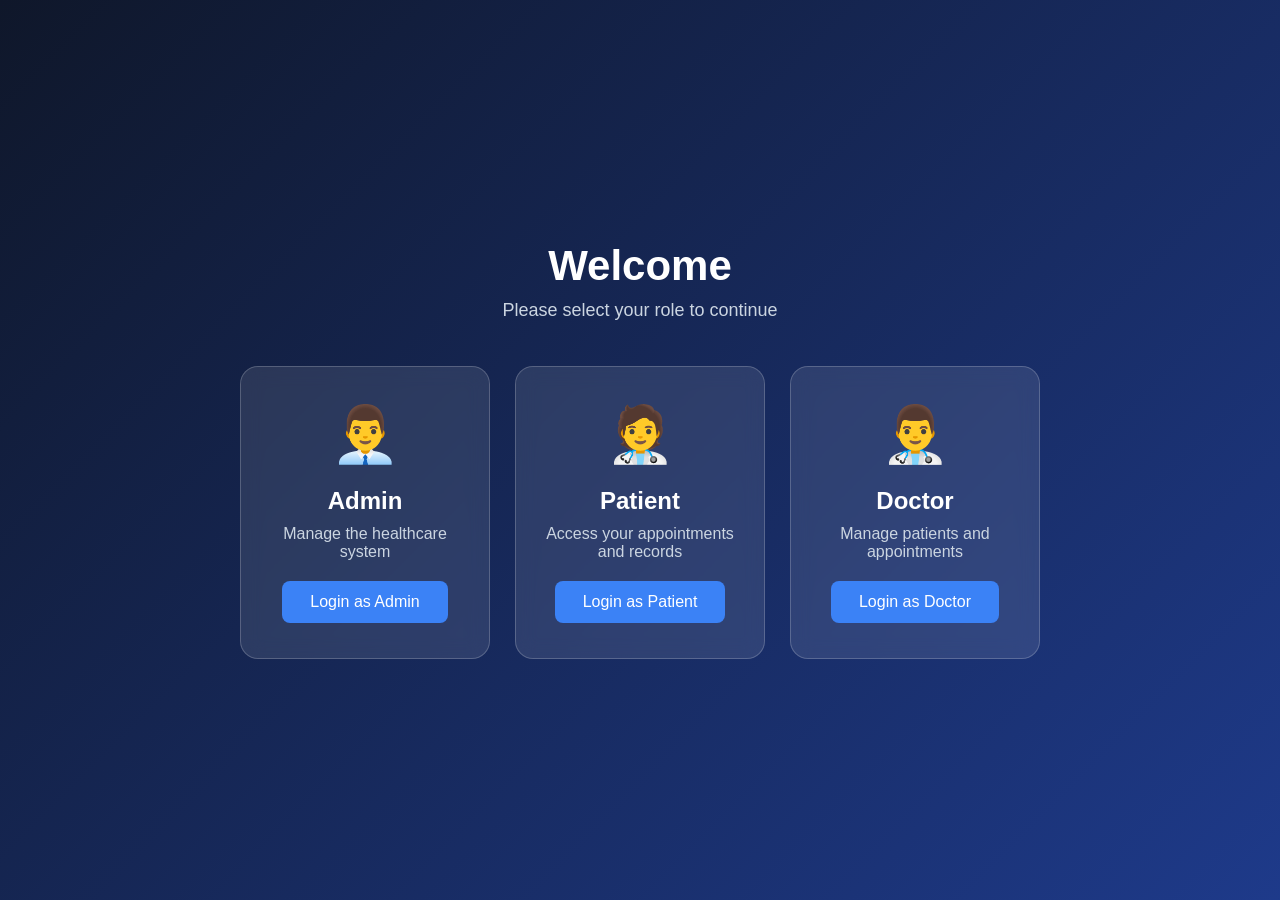
<file: app/src/main/resources/static/index.html>
<!DOCTYPE html>
<html lang="en">
<head>
    <meta charset="UTF-8">
    <meta name="viewport" content="width=device-width, initial-scale=1.0">

    <title>Select Role</title>

    <style>
        * {
            box-sizing: border-box;
            margin: 0;
            padding: 0;
        }

        body {
            min-height: 100vh;
            font-family: Arial, sans-serif;
            background: linear-gradient(135deg, #0f172a, #1e3a8a);
            display: flex;
            justify-content: center;
            align-items: center;
            color: white;
        }

        .container {
            width: 90%;
            max-width: 1000px;
            text-align: center;
        }

        h1 {
            font-size: 42px;
            margin-bottom: 10px;
        }

        .subtitle {
            font-size: 18px;
            color: #cbd5e1;
            margin-bottom: 45px;
        }

        .roles {
            display: flex;
            justify-content: center;
            gap: 25px;
            flex-wrap: wrap;
        }

        .role-card {
            width: 250px;
            padding: 35px 25px;
            background: rgba(255, 255, 255, 0.1);
            border: 1px solid rgba(255, 255, 255, 0.2);
            border-radius: 18px;
            backdrop-filter: blur(10px);
            cursor: pointer;
            transition: 0.3s;
        }

        .role-card:hover {
            transform: translateY(-8px);
            background: rgba(255, 255, 255, 0.18);
        }

        .icon {
            font-size: 55px;
            margin-bottom: 20px;
        }

        .role-card h2 {
            margin-bottom: 10px;
        }

        .role-card p {
            color: #cbd5e1;
            margin-bottom: 20px;
        }

        button {
            border: none;
            padding: 12px 28px;
            border-radius: 8px;
            background: #3b82f6;
            color: white;
            font-size: 16px;
            cursor: pointer;
        }

        button:hover {
            background: #2563eb;
        }

        .modal {
            display: none;
            position: fixed;
            inset: 0;
            background: rgba(0, 0, 0, 0.7);
            justify-content: center;
            align-items: center;
        }

        .modal-content {
            width: 90%;
            max-width: 400px;
            background: white;
            color: #111827;
            padding: 30px;
            border-radius: 15px;
            position: relative;
        }

        .modal-content h2 {
            margin-bottom: 20px;
        }

        .close {
            position: absolute;
            top: 12px;
            right: 18px;
            font-size: 28px;
            cursor: pointer;
        }

        input {
            width: 100%;
            padding: 12px;
            margin-bottom: 15px;
            border: 1px solid #d1d5db;
            border-radius: 7px;
            font-size: 15px;
        }

        .login-btn {
            width: 100%;
        }
    </style>
</head>

<body>

<div class="container">

    <h1>Welcome</h1>

    <p class="subtitle">
        Please select your role to continue
    </p>

    <div class="roles">

        <div class="role-card" onclick="openLogin('Admin')">
            <div class="icon">👨‍💼</div>
            <h2>Admin</h2>
            <p>Manage the healthcare system</p>
            <button>Login as Admin</button>
        </div>

        <div class="role-card" onclick="openLogin('Patient')">
            <div class="icon">🧑‍⚕️</div>
            <h2>Patient</h2>
            <p>Access your appointments and records</p>
            <button>Login as Patient</button>
        </div>

        <div class="role-card" onclick="openLogin('Doctor')">
            <div class="icon">👨‍⚕️</div>
            <h2>Doctor</h2>
            <p>Manage patients and appointments</p>
            <button>Login as Doctor</button>
        </div>

    </div>

</div>


<!-- Login Modal -->

<div id="loginModal" class="modal">

    <div class="modal-content">

        <span class="close" onclick="closeLogin()">&times;</span>

        <h2 id="loginTitle">Login</h2>

        <form>

            <input
                type="text"
                id="username"
                placeholder="Username"
                required
            >

            <input
                type="password"
                id="password"
                placeholder="Password"
                required
            >

            <button
                type="submit"
                class="login-btn">
                Login
            </button>

        </form>

    </div>

</div>


<script>
let selectedRole="";

function openLogin(role){
selectedRole=role;
document.getElementById("loginTitle").innerText=role+" Login";
document.getElementById("loginModal").style.display="flex";
document.getElementById("username").value="";
document.getElementById("password").value="";
}

function closeLogin(){
document.getElementById("loginModal").style.display="none";
}

window.onclick=function(event){
const modal=document.getElementById("loginModal");
if(event.target===modal) closeLogin();
};

document.querySelector("#loginModal form").addEventListener("submit",async function(event){
event.preventDefault();

const username=document.getElementById("username").value.trim();
const password=document.getElementById("password").value;

if(!username||!password){
alert("Please enter username/email and password");
return;
}

let url;
let body;

if(selectedRole==="Admin"){
url="/admin/login";
body={username:username,password:password};
}else if(selectedRole==="Patient"){
url="/patient/login";
body={email:username,password:password};
}else if(selectedRole==="Doctor"){
url="/doctor/login";
body={email:username,password:password};
}

try{
const response=await fetch(url,{
method:"POST",
headers:{"Content-Type":"application/json"},
body:JSON.stringify(body)
});

const data = await response.text();

if (!response.ok) {
    alert("Login failed: " + data);
    return;
}

localStorage.setItem("role", selectedRole);

alert("Login successful!");
closeLogin();

if (selectedRole === "Admin") {

    localStorage.setItem("token", data);

    window.location.href =
        "/adminDashboard/" + encodeURIComponent(data);

} else if (selectedRole === "Doctor") {

    localStorage.setItem("token", data);

    window.location.href =
        "/doctorDashboard/" + encodeURIComponent(data);

} else if (selectedRole === "Patient") {

    const result = JSON.parse(data);

    localStorage.setItem("token", result.token);

    window.location.href =
        "/pages/loggedPatientDashboard.html";
}
}catch(error){
console.error("Login error:",error);
alert("Unable to connect to server.");
}
});
</script>

</body>
</html>
</file>
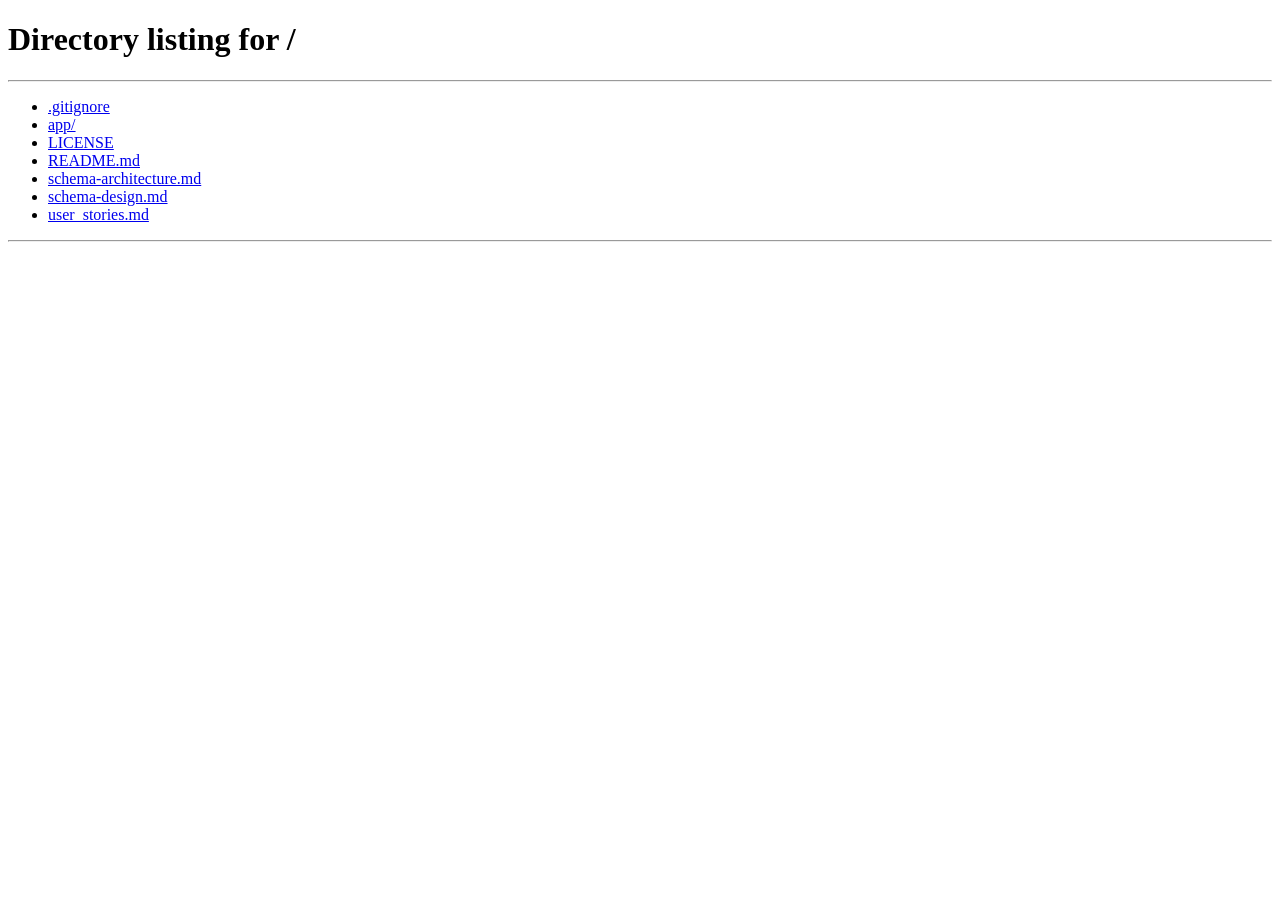
<file: app/src/main/resources/static/pages/addPrescription.html>
<!-- addPrescription.html -->
<!DOCTYPE html>
<html lang="en">

<head>
    <meta charset="UTF-8">
    <link rel="icon" type="image/svg+xml" href="../assets/images/logo/logo.png" />
    <title>DoctorDashboard</title>
    <link rel="stylesheet" href="../assets/css/adminDashboard.css">
    <link rel="stylesheet" href="../assets/css/doctorDashboard.css">
    <link rel="stylesheet" href="../assets/css/addPrescription.css">
    <link rel="stylesheet" href="../assets/css/style.css">
    <script src="../js/render.js" defer></script>
    <script src="../js/util.js" defer></script>
    <script src="../js/components/header.js" defer></script>
    <script src="../js/components/footer.js" defer></script>
    <script type="module" src = "../js/addPrescription.js"></script>

</head>

<body onload="renderContent()">
    <div class="container">
        <div class="wrapper">
            <div id="header"></div>
            <div class="main-content">
                <div class="form-container">
                    <h2 id="heading">Add <span>Prescription</span></h2>
                    <form>
                        <label for="patientName">Patient Name</label>
                        <input type="text" id="patientName" disabled>

                        <label for="medicines">Medicine Names</label>
                        <input type="text" id="medicines" placeholder="e.g. Paracetamol, Vitamin C" required>

                        <label for="dosage">Dosage Instructions</label>
                        <textarea id="dosage" rows="3"
                            placeholder="e.g - Paracetamol"></textarea>

                        <label for="notes">Additional Notes</label>
                        <textarea id="notes" rows="3"
                            placeholder="Any precautions or observations (optional)"></textarea>

                        <button type="submit" class="btn-primary" id="savePrescription">Add Prescription</button>
                        <button type="button" onclick="selectRole('doctor')" class="btn-secondary">Cancel</button>
                    </form>
                </div>
            </div>
            <div id="footer"></div>
        </div>
    </div>
</body>
</html>
</file>
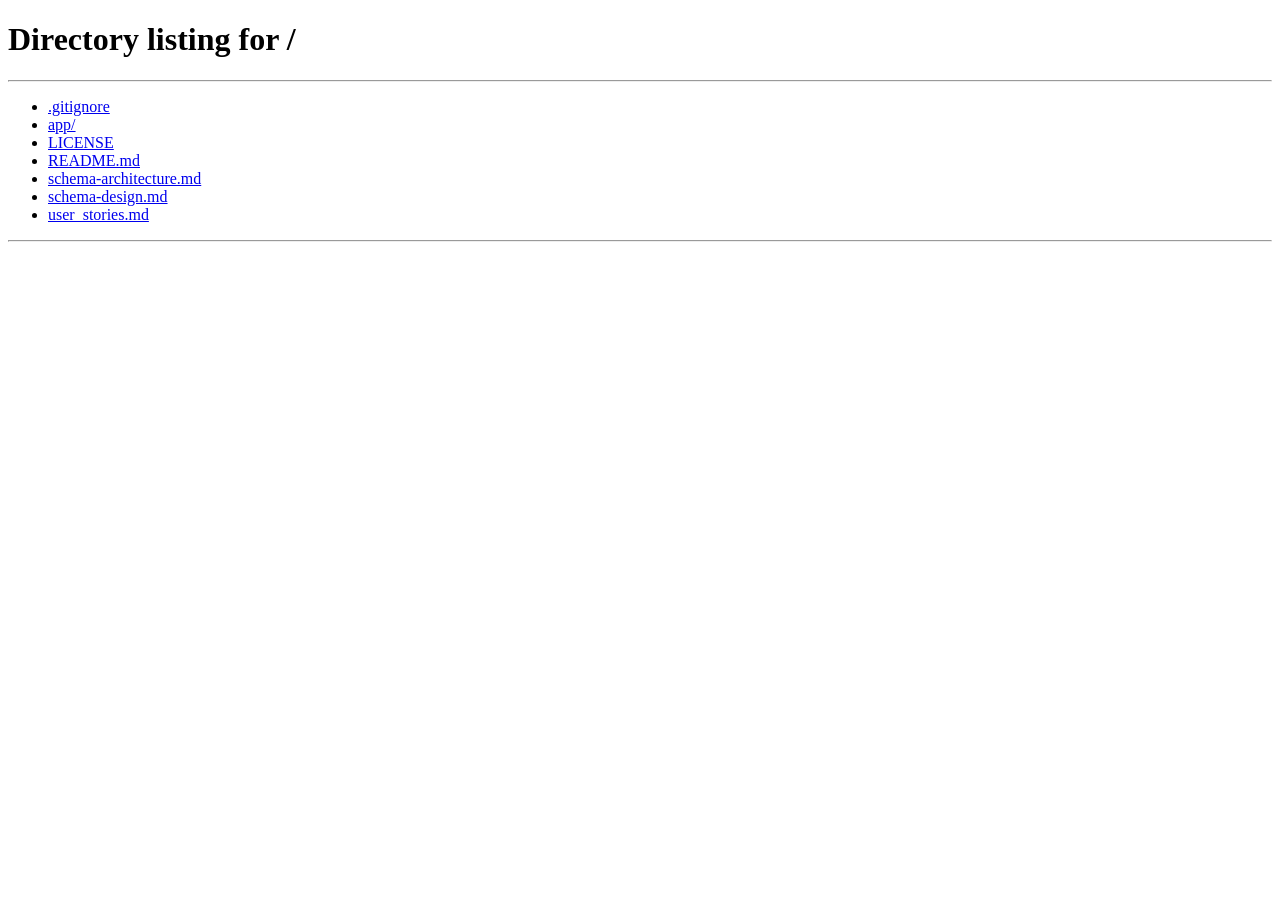
<file: app/src/main/resources/static/pages/loggedPatientDashboard.html>
<!-- loggedPatientDashboard.html -->
<!DOCTYPE html>
<html lang="en">
<head>
    <meta charset="UTF-8">
    <link rel="icon" type="image/svg+xml" href="../assets/images/logo/logo.png" />
    <title>LoggedPatientDashboard</title>
    <link rel = "stylesheet" href = "../assets/css/adminDashboard.css">
    <link rel = "stylesheet" href = "../assets/css/style.css">
    <link rel = "stylesheet" href = "../assets/css/patientDashboard.css">
    <script src = "../js/render.js" defer></script>
    <script src = "../js/util.js" defer></script>
    <script src = "../js/components/header.js" defer></script>
    <script src = "../js/components/footer.js" defer></script>
    <script type = "module" src = "../js/loggedPatient.js" defer></script>
</head>
<body onload="renderContent()">
    <div class="container">
        <div class="wrapper">
            <div id="header"></div>
            <main class="main-content">
                <input type="text" id="searchBar" class="searchBar" placeholder="Search Bar for custom output" />
                <div class="filter-wrapper">
                    <select class="filter-select" id="filterTime">
                        <option value="">Sort by Time</option>
                        <option value="AM">AM</option>
                        <option value="PM">PM</option>
                    </select>
                    <select class="filter-select" id="filterSpecialty">
                        <option value="">Filter by Specialty</option>
                        <option value="Cardiologist">Cardiologist</option>
                        <option value="Dermatologist">Dermatologist</option>
                        <option value="Neurologist">Neurologist</option>
                        <option value="Pediatrician">Pediatrician</option>
                        <option value="Orthopedic">Orthopedic</option>
                        <option value="Gynecologist">Gynecologist</option>
                        <option value="Psychiatrist">Psychiatrist</option>
                        <option value="Dentist">Dentist</option>
                        <option value="Ophthalmologist">Ophthalmologist</option>
                        <option value="Ent">ENT Specialist</option>
                        <option value="Urologist">Urologist</option>
                        <option value="Oncologist">Oncologist</option>
                        <option value="Gastroenterologist">Gastroenterologist</option>
                        <option value="General">General Physician</option>
                    </select>
                </div>
                <div id="content"></div>
            </main>
            <div id="footer"></div>
        </div>
    </div>
</body>
</html>
</file>
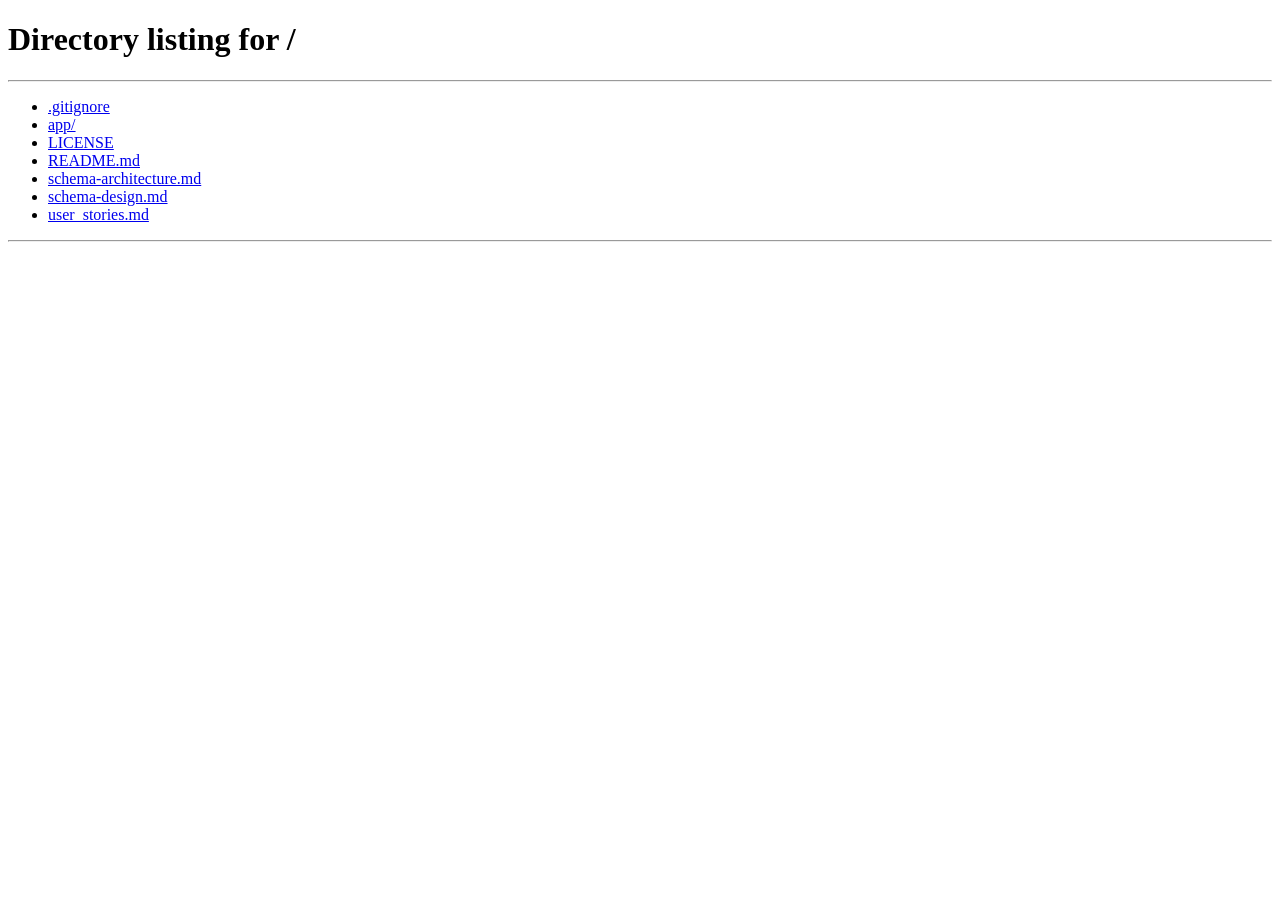
<file: app/src/main/resources/static/pages/patientAppointments.html>
<!-- patientAppointment.html -->
<!DOCTYPE html>
<html lang="en">

<head>
  <meta charset="UTF-8">
  <link rel="icon" type="image/svg+xml" href="../assets/images/logo/logo.png" />
  <title>Patient Appointments</title>
  <link rel="stylesheet" href="../assets/css/adminDashboard.css">
  <link rel="stylesheet" href="../assets/css/doctorDashboard.css">
  <link rel="stylesheet" href="../assets/css/style.css">
  <script src="../js/render.js" defer></script>
  <script src="../js/util.js" defer></script>
  <script src="../js/components/header.js" defer></script>
  <script src="../js/components/footer.js" defer></script>
  <script type="module" src="../js/patientAppointment.js" defer></script>
</head>

<body onload="renderContent()">
  <div class="container">
    <div class="wrapper">
      <div id="header"></div>
      <div class="main-content">
        <h2>Patient <span>Appointment</span></h2>
        <input type="text" id="searchBar" class="searchBar" placeholder="Search Bar for custom output" />
                <div class="filter-wrapper">
                    <select class="filter-select" id="appointmentFilter">
                        <option value="allAppointments">All Appointments</option>
                        <option value="future">Upcoming Appointments</option>
                        <option value="past">Past Appointments</option>
                    </select>
                </div>
        <table id="patientTable">
          <thead class="table-header">
            <tr>
              <th>Patient Name</th>
              <th>Doctor Name</th>
              <th>Date</th>
              <th>Time</th>
              <th>Actions</th>
            </tr>
          </thead>
          <tbody id="patientTableBody">
            <!-- rows will be inserted here dynamically -->
          </tbody>
        </table>
      </div>
      <div id="footer"></div>
    </div>
  </div>
</body>
</html>
</file>
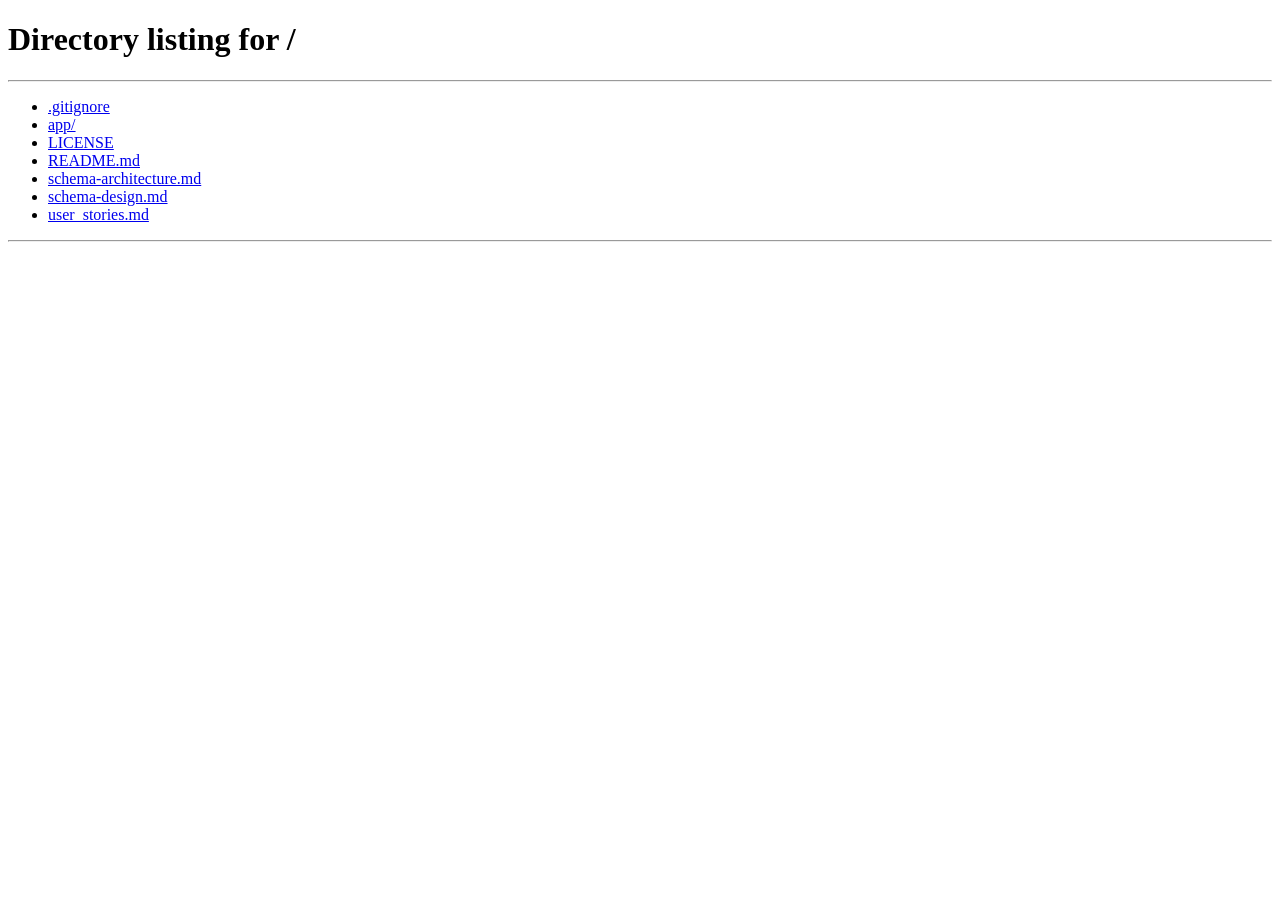
<file: app/src/main/resources/static/pages/patientDashboard.html>
<!-- patientDashboard.html -->
<!DOCTYPE html>
<html lang="en">

<head>
    <meta charset="UTF-8">
    <link rel="icon" type="image/svg+xml" href="../assets/images/logo/logo.png" />
    <title>PatientDashboard</title>
    <link rel="stylesheet" href="../assets/css/adminDashboard.css">
    <link rel="stylesheet" href="../assets/css/style.css">
    <link rel="stylesheet" href="../assets/css/patientDashboard.css">
    <script src="../js/render.js" defer></script>
    <script src="../js/util.js" defer></script>
    <script src="../js/components/header.js" defer></script>
    <script src="../js/components/footer.js" defer></script>
    <script type="module" src="../js/components/modals.js"></script>
</head>

<body onload="renderContent()">
    <div class="container">
        <div class="wrapper">
            <div id="header"></div>
            <main class="main-content">
                <input type="text" id="searchBar" class="searchBar" placeholder="Search Bar for custom output" />
                <div class="filter-wrapper">
                    <select class="filter-select" id="filterTime">
                        <option value="">Sort by Time</option>
                        <option value="AM">AM</option>
                        <option value="PM">PM</option>
                    </select>
                    <select class="filter-select" id="filterSpecialty">
                        <option value="">Filter by Specialty</option>
                        <option value="Cardiologist">Cardiologist</option>
                        <option value="Dermatologist">Dermatologist</option>
                        <option value="Neurologist">Neurologist</option>
                        <option value="Pediatrician">Pediatrician</option>
                        <option value="Orthopedic">Orthopedic</option>
                        <option value="Gynecologist">Gynecologist</option>
                        <option value="Psychiatrist">Psychiatrist</option>
                        <option value="Dentist">Dentist</option>
                        <option value="Ophthalmologist">Ophthalmologist</option>
                        <option value="Ent">ENT Specialist</option>
                        <option value="Urologist">Urologist</option>
                        <option value="Oncologist">Oncologist</option>
                        <option value="Gastroenterologist">Gastroenterologist</option>
                        <option value="General">General Physician</option>
                    </select>
                </div>
                <div id="content"></div>
            </main>
            <div id="footer"></div>
        </div>
    </div>
    <div id="modal" class="modal">
        <div class="modal-content">
            <span class="close" id="closeModal">&times;</span>
            <div id="modal-body"></div>
        </div>
    </div>
    <script type="module" src="../js/patientDashboard.js" defer></script>
</body>

</html>
</file>
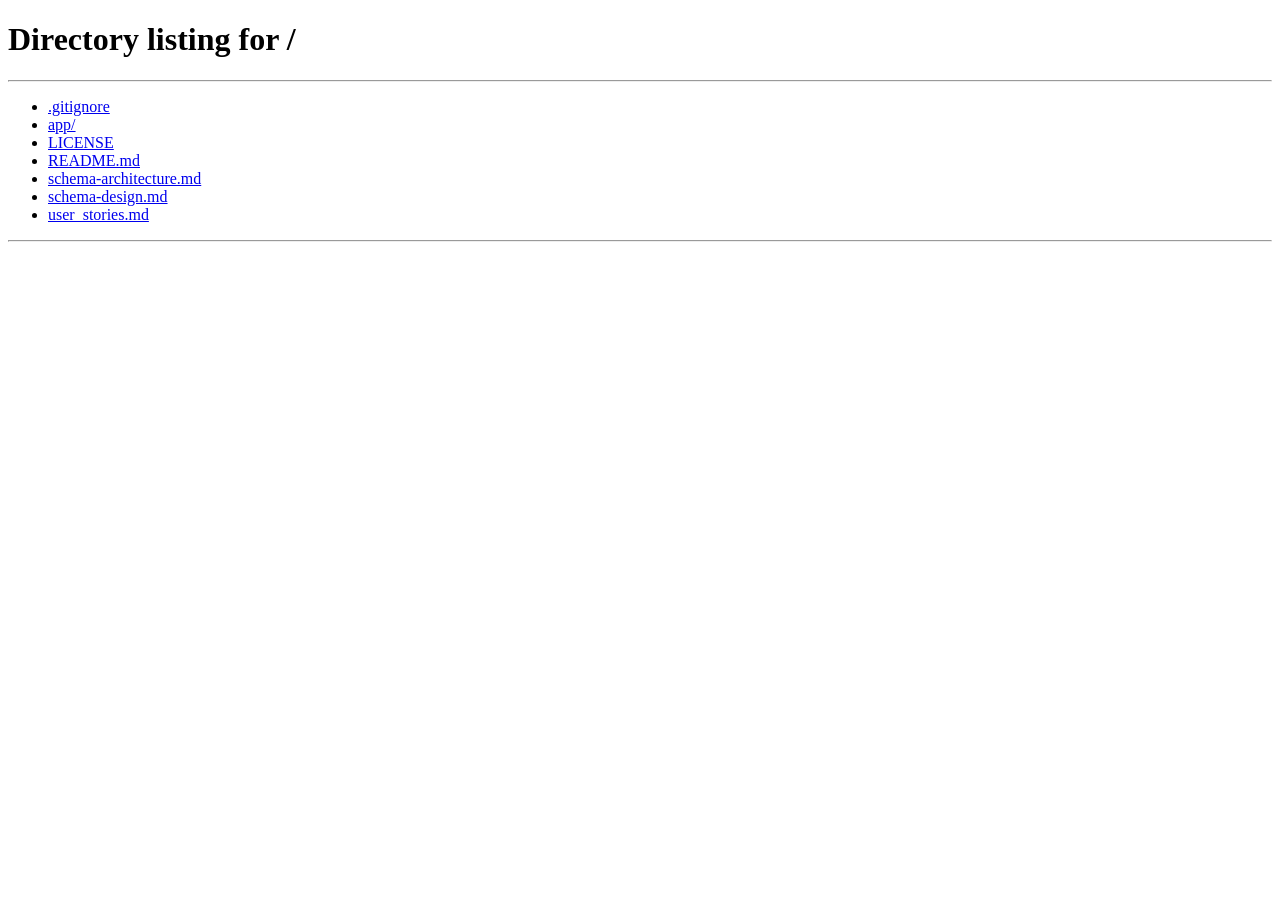
<file: app/src/main/resources/static/pages/patientRecord.html>
<!-- patientRecord.html -->
<!-- for doctor to see patient details -->
<!DOCTYPE html>
<html lang="en">
<head>
    <meta charset="UTF-8">
    <link rel="icon" type="image/svg+xml" href="../assets/images/logo/logo.png" />
    <title>DoctorDashboard</title>
    <link rel = "stylesheet" href = "../assets/css/adminDashboard.css">
    <link rel = "stylesheet" href = "../assets/css/doctorDashboard.css">
    <link rel = "stylesheet" href = "../assets/css/style.css">
    <script src = "../js/render.js" defer></script>
    <script src = "../js/util.js" defer></script>
    <script src = "../js/components/header.js" defer></script>
    <script src = "../js/components/footer.js" defer></script>
    <script type = "module" src = "../js/components/patientRecordRow.js" defer></script>
    <script type = "module" src = "../js/patientRecordServices.js" defer></script>
</head>
<body onload="renderContent()">
    <div class="container">
        <div class="wrapper">
            <div id="header"></div>
            <div class="main-content">
                <h2>Patient <span>Record</span></h2>
                <table id="patientTable">
                  <thead class="table-header">
                    <tr>
                      <th>Date</th>
                      <th>Appointment ID</th>
                      <th>Patient ID</th>
                      <th>Prescription</th>
                    </tr>
                  </thead>
                  <tbody id="patientTableBody"></tbody>
                </table>
              </div>
            <div id="footer"></div>
        </div>
    </div>

</body>  
</html>
</file>
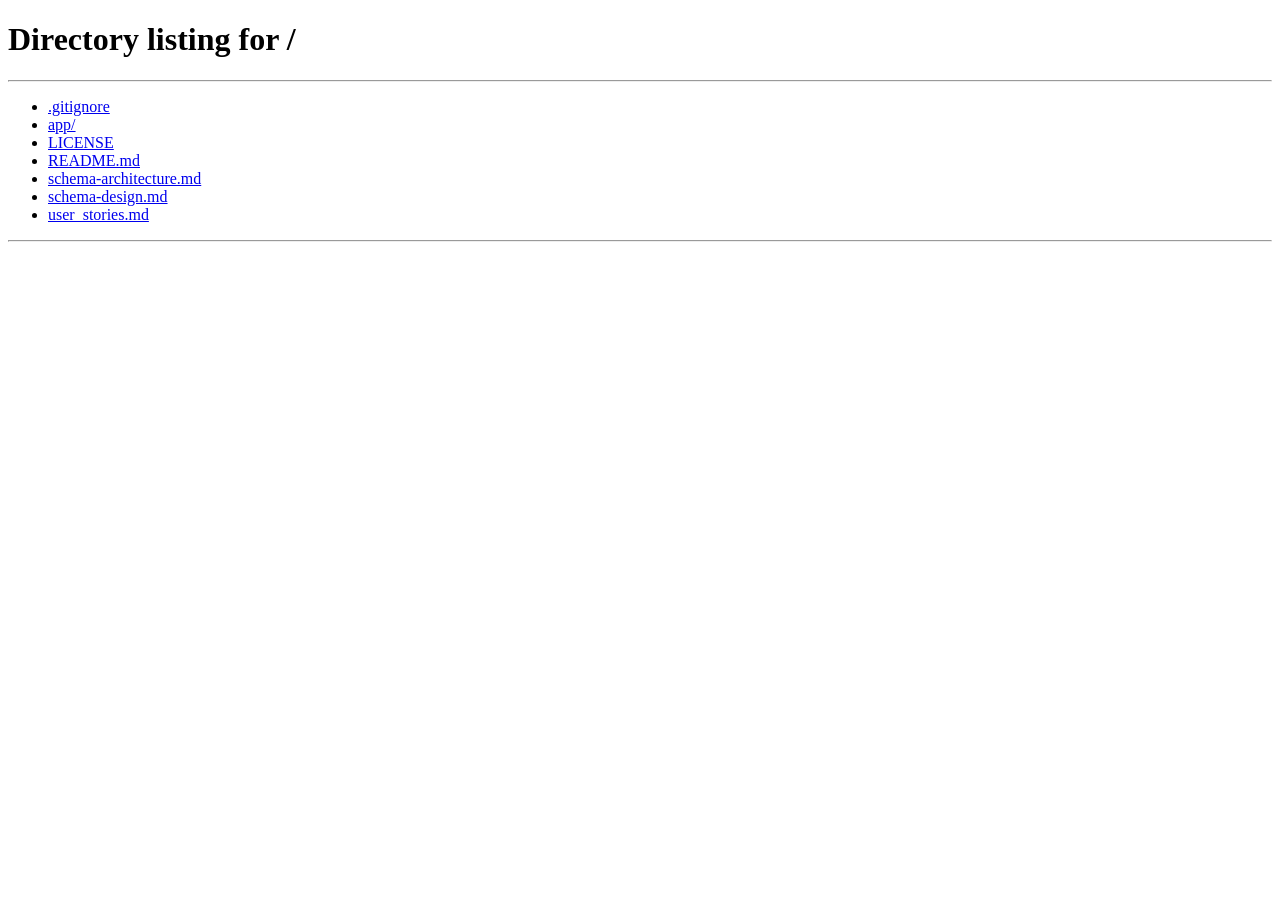
<file: app/src/main/resources/static/pages/updateAppointment.html>
<!-- updateAppointment.html -->

<!DOCTYPE html>
<html lang="en">

<head>
    <meta charset="UTF-8">
    <link rel="icon" type="image/svg+xml" href="../assets/images/logo/logo.png" />
    <title>DoctorDashboard</title>
    <link rel="stylesheet" href="../assets/css/adminDashboard.css">
    <link rel="stylesheet" href="../assets/css/doctorDashboard.css">
    <link rel="stylesheet" href="../assets/css/updateAppointment.css">
    <link rel="stylesheet" href="../assets/css/style.css">
    <script src="../js/render.js" defer></script>
    <script src="../js/util.js" defer></script>
    <script src="../js/components/header.js" defer></script>
    <script src="../js/components/footer.js" defer></script>
    <script type="module" src="../js/updateAppointment.js" defer></script>
</head>

<body onload="renderContent()">
    <div class="container">
        <div class="wrapper">
            <div id="header"></div>
            <div class="main-content">
                <div class="form-container">
                    <h2>Update <span>Appointment</span></h2>
                    <form id="updateAppointmentForm">
                        <label for="patientName">Patient Name</label>
                        <input type="text" id="patientName" disabled>

                        <label for="doctorName">Doctor Name</label>
                        <input type="text" id="doctorName" disabled>

                        <label for="appointmentDate">Date</label>
                        <input type="date" id="appointmentDate" required>

                        <label for="appointmentTime">Time</label>
                        <select id="appointmentTime" required>
                        </select>

                        <button type="submit" class="btn-primary" id="updateAppointment">Update Appointment</button>
                        <button type="button" onclick="window.location.href='/pages/patientAppointments.html'"
                            class="btn-secondary">Cancel</button>
                    </form>
                </div>
            </div>
            <div id="footer"></div>
        </div>
    </div>

</body>

</html>
</file>
<file: app/src/main/resources/static/assets/css/adminDashboard.css>
/*this is the style sheet for the adminDashboard. */

/* 
Global Reset (`*`)

* Purpose: Ensure consistent layout across all browsers.
* Properties:

  * `margin: 0` — removes default outer spacing from all elements.
  * `padding: 0` — removes default inner spacing.
  * `box-sizing: border-box` — ensures padding and borders are included within the total width/height of elements.

Base HTML & Body (`html, body`)

* Purpose: Establish a full-height layout and apply a standard font across the page.
* Properties:

  * `height: 100%` — allows containers to stretch to the full viewport height.
  * `font-family: Arial, sans-serif` — applies a clean, readable sans-serif font.

Main Layout Wrapper (`.wrapper`)

* Purpose: Create a flexible, vertical layout that fills the entire screen.
* Properties:

  * `display: flex` — enables flexbox for layout control.
  * `flex-direction: column` — stacks children vertically.
  * `min-height: 100vh` — ensures the wrapper always covers full screen height.

Section Heading (`h2`)

* Purpose: Style the headings prominently for section separation.
* Properties:

  * `font-size: 32px` — makes the heading large and noticeable.
  * `font-weight: bold` — emphasizes text.
  * `margin-bottom: 50px` — creates space below the heading.
  * `color: #003e3e` — uses a strong teal for visual anchoring.

Main Content Section (`.main-content`)

* Purpose: Layout the main content with padding and a background image.
* Properties:

  * `flex-grow: 1` — lets the content fill the available vertical space.
  * `padding: 40px` — adds internal spacing around content.
  * `display: flex` and `flex-direction: column` — organizes content in a vertical stack.
  * `text-align: center` — centers the text.
  * `background-image: url("index.png")` — sets a full-screen dashboard background.
  * `background-size: cover` — ensures the image covers the whole section.
  * `background-position: center` — centers the image.
  * `background-repeat: no-repeat` — avoids tiling the image.
  * `background-attachment: fixed` — fixes the image while scrolling.

Primary Button (`button`)

* Purpose: Design prominent, interactive buttons for main actions.

* Properties:

  * `background-color: #A62B1F` — sets a bold red color.
  * `color: white` — makes text stand out.
  * `border: none` — removes any outline/border.
  * `border-radius: 12px` — creates rounded corners.
  * `padding: 10px 20px` — gives space inside the button.
  * `margin-top: 20px` — adds spacing above the button.
  * `width: 200px` — ensures consistent button width.
  * `cursor: pointer` — shows a hand icon on hover.
  * `font-size: 16px` — makes the text readable.

* On Hover:

  * Retains the same red background to maintain branding.

Admin Button (`.adminBtn`)

* Purpose: Provide a secondary button style for admin-specific actions.

* Properties:

  * `background-color: #f4f4f4` — uses a light grey background.
  * `color: #333` — uses dark text for contrast.
  * `font-weight: bold` — emphasizes text.
  * `width: 110px` — smaller, compact width.
  * `padding: 10px 0` — vertical padding only.
  * `border: none` — clean look.
  * `cursor: pointer` — indicates it's clickable.

* On Hover**:

   Changes text color to `#A62B1F` for brand consistency while keeping the background same.


*/
</file>
<file: app/src/main/resources/static/assets/css/doctorDashboard.css>
.table-header{
font-size:24px;
color:#015c5d;
margin-bottom:30px;
margin-right:0;
}

table{
width:100%;
border-collapse:collapse;
font-family:sans-serif;
margin-top:20px;
}

thead{
background:#33333310;
color:#fff;
}

td,th{
padding:12px 16px;
text-align:center;
border-bottom:1px solid #ddd;
}

tbody tr:nth-child(even){
background:#f9f9f959;
}

tbody tr:nth-child(odd){
background:#ffffffc0;
}

tbody tr:hover{
background:#015c5d39;
}

.prescription-btn{
width:30px;
height:30px;
cursor:pointer;
transition:transform .2s,filter .2s;
}

.prescription-btn:hover{
transform:scale(1.1);
filter:brightness(1.2);
}

.prescription-btn:active{
transform:scale(.95);
}

.noPatientRecord{
font-size:16px;
font-style:italic;
color:#777;
}

.today-btn{
margin-right:10px;
padding:10px;
background:#015c5d;
}

.date-picker{
margin-left:10px;
margin-top:13px;
border-radius:8px;
padding:10px;
height:30px;
}
</file>
<file: app/src/main/resources/static/assets/css/addPrescription.css>
/* This is the stylesheet for the addPrescription.html */

.form-container {
    width: 100%; 
    max-width: 600px;
    background: #ffffffc8;
    margin: 50px auto;
    padding: 30px;
    border-radius: 15px;
    box-shadow: 0 4px 12px rgba(0, 0, 0, 0.1);
    animation: fadeIn 0.5s ease-in-out;
  }

  .container h2 {
    text-align: center;
    color: #222;
    font-size: 28px;
    margin-bottom: 25px;
  }

  .container h2 span {
    color: #A62B1F;
  }

  label {
    display: block;
    margin-bottom: 6px;
    font-weight: 500;
    color: #333;
    text-align: left;
    font-size: 13px;
  }

  input, textarea {
    width: 100%;
    padding: 12px;
    resize: vertical;
    margin-bottom: 20px;
    border: 1px solid #cccccc6e;
    border-radius: 8px;
    font-size: 15px;
    outline: none;
    transition: 0.3s;
    font-family: "Verdana";
  }

  input:focus, textarea:focus {
    border-color: #015c5d;
    box-shadow: 0 0 4px #a7f3d0;
    filter: brightness(1.5);
  }

  #patientName{
    background-color: #bdbcbc80;
  }
  .btn-primary {
    background-color: #047857;
    color: #fff;
    padding: 14px;
    width: 100%;
    border: none;
    border-radius: 8px;
    font-size: 16px;
    cursor: pointer;
    transition: 0.3s;
  }

  .btn-primary:hover {
    background-color: #065f46;
  }

  .btn-secondary {
    background-color: transparent;
    color: #333;
    border: 1px solid #ccc;
    padding: 12px;
    width: 100%;
    border-radius: 8px;
    font-size: 15px;
    margin-top: 12px;
    cursor: pointer;
  }

  .btn-secondary:hover{
    color: #fff;
  }

  @keyframes fadeIn {
    from { opacity: 0; transform: translateY(30px); }
    to   { opacity: 1; transform: translateY(0); }
  }
</file>
<file: app/src/main/resources/static/assets/css/style.css>
/* This is the style sheet for global change across the files. */

/* style.css */
.header {
    display: flex;
    justify-content: space-between;
    align-items: center;
    background-color: #f4f4f4;
    color: #333;
    padding: 10px 20px;
    border-bottom: 2px solid #ccc;
    flex-wrap: wrap;
    min-height: 60px;
  }
  
  /* Logo section with image + title */
  .logo-link{
    display: flex;
    align-items: center;
    gap: 10px;
    
  }
  
  .logo-img {
    height: 40px;
    width: auto;
    max-width: 100%;
    object-fit: contain;
  }
  
  /* Logo text / slogan */
  .logo-title {
    font-size: 20px;
    font-weight: bold;
    color: #333;
  }
  
  /* Nav links styling */
  nav a {
    margin-left: 20px;
    margin-right: 20px;
    text-decoration: none;
    color: #333;
    font-weight: bold;
  }
  
  nav a:hover {
    color: #003e3e;
  }
  

  /* Responsive behavior */
  @media (max-width: 600px) {
    .header {
      flex-direction: column;
      align-items: flex-start;
    }
  
    nav {
      margin-top: 10px;
    }
  
    nav a {
      margin-left: 0;
      margin-right: 10px;
    }
  
    .logo-img {
      height: 30px;
    }
  
    .logo-title {
      font-size: 18px;
    }
  }

  .doctorHeader{
    margin-right: 30px
  }
  .doctorHeader:hover{
    color:#A62B1F;
  }
/* Footer Section */
.footer {
    background-color: #f4f4f4;
    color: #fff;
    padding: 40px 20px;
    border-top: 2px solid #f4f4f4;
    
  }
  
  .footer-container {
    display: flex;
    flex-wrap: wrap;
    justify-content: space-between;
    gap: 30px;
    max-width: 1200px;
    margin: 0 auto;
  }
  
  .footer-logo {
    flex: 1 1 250px;
    display: flex;
    flex-direction: column;
    align-items: flex-start;
    gap: 15px;
  }
  
  .footer-logo img {
    height: 50px;
    width: auto;
  }
  
  .footer-logo p {
    font-size: 14px;
    color: #0a0a23;
  }
  
  .footer-links {
    display: flex;
    flex: 2 1 500px;
    justify-content: space-between;
    flex-wrap: wrap;
    gap: 20px;
  }
  
  .footer-column {
    display: flex;
    flex-direction: column;
    gap: 10px;
  }
  
  .footer-column h4 {
    font-size: 16px;
    font-weight: bold;
    margin-bottom: 8px;
    color: #0a0a23;
  }
  
  .footer-column a {
    text-decoration: none;
    color: #0a0a23;
    font-size: 14px;
  }
  
  .footer-column a:hover {
    color: #003e3e;
    transition: color 0.3s ease;
  }
  
  /* Mobile Responsiveness */
  @media (max-width: 768px) {
    .footer-container {
      flex-direction: column;
      align-items: flex-start;
    }
  
    .footer-links {
      flex-direction: column;
      gap: 20px;
    }
  }
  

  .modal {
    display: none;
    position: fixed;
    z-index: 999;
    padding-top: 60px;
    left: 0;
    top: 0;
    width: 100%;
    height: 100%;
    background-color: rgba(0,0,0,0.6);
  }
  
  .modal-content {
    background-color: white;
    margin: auto;
    padding: 30px;
    border-radius: 10px;
    width: 400px;
    position: relative;
  }
  
  .modal-content h2{
    font-size: 32px;
  }

  .close {
    color: #aaa;
    position: absolute;
    right: 20px;
    top: 15px;
    font-size: 28px;
    font-weight: bold;
    cursor: pointer;
  }
  
  .close:hover {
    color: black;
  }



  .dashboard-btn{
    width: 100%;
  }

  .input-field {
    padding: 10px;
    border: 1px solid #ccc;
    font-size: 16px;
    margin-top: 10px;
    margin-bottom: 20px;
    width: 100%;
    appearance: none; /* Remove default OS styles */
    background-color: #fff;
    color: #333;
    cursor: pointer;
    border-radius: 8px;
  }
  
  .input-field:hover {
    border-color: #015c5d;
    background-color: #f0fdfd;
  }
  
  .input-field:focus {
    outline: none;
    border-color: #015c5d;
    box-shadow: 0 0 5px rgba(1, 92, 93, 0.5);
    filter: brightness(1.2);
  }
  
  .select-dropdown option {
    font-size: 16px;
    padding: 10px;
  }
  

  #content {
    display: grid;
    grid-template-columns: repeat(auto-fit, minmax(315px, 1fr));
    gap: 40px;
    padding: 20px;
  }

  .doctor-card {
    display: flex;
    flex-direction: column;
    justify-content: space-between;
    border: 1px solid #ddd;
    border-radius: 10px;
    width:auto;
    overflow: hidden;
    background-color: #fff;
    box-shadow: 0 4px 6px rgba(0,0,0,0.1);
    transition: transform 0.2s ease;
  }
  
  .doctor-card:hover {
    transform: scale(1.02);
  }
  
  .doctor-info {
    padding: 12px;
    flex-grow: 1;
  }
  
  .doctor-info h3 {
    margin-top: 30px;
    font-size: 24px;
    color: #015c5d;
  }
  
  .doctor-info p {
    margin: 20px 0px;
    font-size: 14px;
    color: #555;
  }
  
  .card-actions {
    background-color: #e28282;
    padding: 10px;
    text-align: center;
  }

  .card-actions:hover {
    background-color: #d26969;
  }
  
  .card-actions button {
    background: transparent;
    border: none;
    color: #fff;
    font-weight: bold;
    cursor: pointer;
  }
  
  .card-actions button:hover {
    color: #fff;
    border-color: #015c5d;
  }
  
  #roleSelector {
    width:auto;
    border-radius: 10px;
  }
  
  span {
    color : #A62B1F;
  }

  .searchBar{
    height: 30px;
    padding:20px;
    font-size: 16px;
    margin-bottom: 30px;
    border: 0.2px solid grey;
}

  .searchBar:focus{
    outline: none;
    border-color: #015c5d;
    box-shadow: 0 0 5px rgba(1, 92, 93, 0.697);
}

.filter-wrapper {
  width: 350px;
  display: flex;
  flex-direction: row;
  
}

.filter-select {
  margin-right: 8px;
  width: 100%;
  padding: 8px 12px;
  border: 1px solid #ccc;
  border-radius: 6px;
  background-color: #fff;
  color: #333;
  font-size: 14px;
  background-position: right 10px center;
  background-size: 16px 16px;
  cursor: pointer;
  transition: border-color 0.2s, box-shadow 0.2s;
}

.filter-select:focus {
  border-color: #015c5d;
  box-shadow: 0 0 5px rgba(1, 92, 93, 0.697);
  outline: none;
}

.availabilityLabel{
  margin-bottom: 8px;
}

.availability-container {
  margin-bottom: 1rem;
  
}

.checkbox-group {
  display: flex;
  flex-direction: column;
  gap: 1rem;
  margin-top: 1rem;
}

.checkbox-group label {
  font-weight: 500;
  cursor: pointer;
}

.checkbox-group input[type="checkbox"] {
  margin-right: 0.5rem;
  accent-color: #015c5db8; 
}
</file>
<file: app/src/main/resources/static/assets/css/patientDashboard.css>
/* This is the style sheet for the patientDashboard.html */
  .card-actions {
    background-color: #244557;
    padding: 10px;
    text-align: center;
  }

  .card-actions:hover{
    background-color: #1c3745;
  }
  .ripple-overlay {
    position: fixed;
    width: 20px;
    height: 20px;
    background-color: #1c3745;
    border-radius: 50%;
    z-index: 9999;
    transform: translate(-50%, -50%) scale(0);
    transition: transform 1s ease-out, opacity 1s ease;
  }
  
  .ripple-overlay.active {
    transform: translate(-50%, -50%) scale(150);
    opacity: 1;
  }
  
  .modalApp {
    position: fixed;
  bottom: -100%;
  left: 50%;
  transform: translateX(-50%);
  width: 50%;
  background: #fff;
  padding: 20px;
  z-index: 10000;
  transition: bottom 1.5s ease-in;
  box-shadow: 0 -5px 10px rgba(0, 0, 0, 0.3);
  border-radius: 10px 10px 0 0;
  text-align: center;
  }
  
  .modalApp.active {
    bottom: 0;
  }
  
  .modalApp h2 {
    margin-top: 20px;
  }
  
  .modalApp input {
    display: block;
    margin: 10px auto;
    padding: 10px;
    width: 90%;
    margin-bottom: 40px;
  }

  .modalApp select {
    display: block;
    margin: 10px auto;
    padding: 10px;
    width: 90%;
    margin-bottom: 40px;
  }
  
  .confirm-booking {
    padding: 10px 20px;
    background: #1c3745;
    color: #fff;
    border: none;
    cursor: pointer;
    
  
    
  }
  .confirm-booking:hover {
    filter: brightness(1.2);
    background-color: #1c3745;
  }
</file>
<file: app/src/main/resources/static/assets/css/updateAppointment.css>
/* This is the style sheet for the updateAppointment.html */
.form-container {
    max-width: 600px;
    background: #ffffffc8;
    margin: 10px auto;
    padding: 30px;
    border-radius: 15px;
    box-shadow: 0 4px 12px rgba(0, 0, 0, 0.1);
    animation: fadeIn 0.5s ease-in-out;
  }

  .container h2 {
    text-align: center;
    color: #222;
    font-size: 28px;
    margin-bottom: 25px;
  }

  .container h2 span {
    color: #A62B1F;
  }

  label {
    display: block;
    margin-bottom: 6px;
    font-weight: 500;
    color: #333;
    text-align: left;
    font-size: 13px;
  }

  input, textarea ,select {
    width: 100%;
    padding: 12px;
    resize: vertical;
    margin-bottom: 20px;
    border: 1px solid #cccccc6e;
    border-radius: 8px;
    font-size: 15px;
    outline: none;
    transition: 0.3s;
    font-family: "Verdana";
  }

  input:focus, textarea:focus {
    border-color: #015c5d;
    box-shadow: 0 0 4px #a7f3d0;
    filter: brightness(1.5);
  }

  #patientName{
    background-color: #bdbcbc80;
  }
  .btn-primary {
    background-color: #047857;
    color: #fff;
    padding: 14px;
    width: 100%;
    border: none;
    border-radius: 8px;
    font-size: 16px;
    cursor: pointer;
    transition: 0.3s;
  }

  .btn-primary:hover {
    background-color: #065f46;
  }

  .btn-secondary {
    background-color: transparent;
    color: #333;
    border: 1px solid #ccc;
    padding: 12px;
    width: 100%;
    border-radius: 8px;
    font-size: 15px;
    margin-top: 12px;
    cursor: pointer;
  }

  .btn-secondary:hover{
    color: #fff;
  }

  @keyframes fadeIn {
    from { opacity: 0; transform: translateY(30px); }
    to   { opacity: 1; transform: translateY(0); }
  }
</file>
